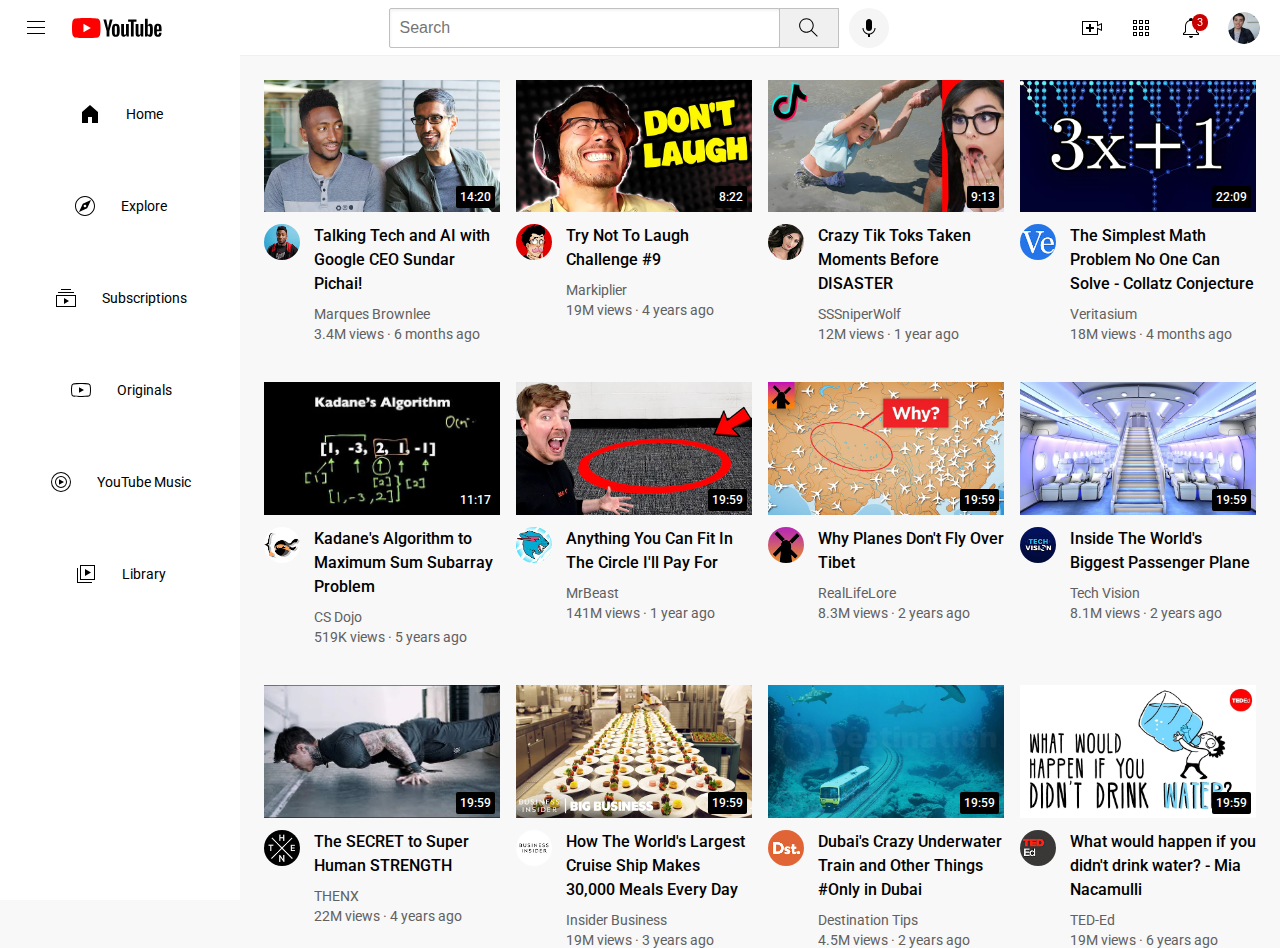
<file: index.html>
<!DOCTYPE html>
<html>
  <head>
    <title>
      YouTube.com Clone
    </title>

    <link rel="stylesheet" href="styles/video.css">
    <link rel="stylesheet" href="styles/header.css">
    <link rel="stylesheet" href="styles/general.css">
    <link rel="stylesheet" href="styles/sidebar.css">
    <link rel="preconnect" href="https://fonts.googleapis.com">
    <link rel="preconnect" href="https://fonts.gstatic.com" crossorigin>
    <link href="https://fonts.googleapis.com/css2?family=Roboto:wght@400;500;700&display=swap" rel="stylesheet">
  </head>
  
  <body>
    <header class="header">
      <div class="left-section">
        <img src="icons/hamburger-menu.svg" class="hamburger-menu">
        <img src="icons/youtube-logo.svg" class="youtube-logo">
      </div> <!-- left section end -->
      <div class="middle-section">
        <input type="text" placeholder="Search" class="search-bar">
        <button class="search-button">
          <img src="icons/search.svg" class="search-icon">
          <div class="tooltip"> Search </div>
        </button>
        <button class="voice-search-button">
          <img src="icons/voice-search-icon.svg" class="voice-search-icon">
          <div class="tooltip"> Search with your voice </div>
        </button>
      </div> <!-- middle section end -->
      <div class="right-section">
        <div class="upload-icon-container">
          <img src="icons/upload.svg" class="upload-icon">
          <div class="tooltip"> Create </div>
        </div>
        <div class="youtube-apps-icon-container">
          <img src="icons/youtube-apps.svg" class="youtube-apps-icon">
          <div class="tooltip"> YouTube apps </div>
        </div>
        <div class="notifications-icon-container"> 
          <img src="icons/notifications.svg" class="notifications-icon">
          <div class="notifications-count"> 3 </div>
          <div class="tooltip"> Notifications </div>
        </div>
        <img src="channel-pictures/my-channel.jpeg" class="current-user-picture">
      </div> <!-- right section end -->
    </header> <!-- header end -->

    <nav class="sidebar">
      <div class="sidebar-link">
        <img src="icons/home.svg">
        <div> Home </div>
      </div>
      <div class="sidebar-link">
        <img src="icons/explore.svg">
        <div> Explore </div>
      </div>
      <div class="sidebar-link">
        <img src="icons/subscriptions.svg">
        <div> Subscriptions </div>
      </div>
      <div class="sidebar-link">
        <img src="icons/originals.svg">
        <div> Originals </div>
      </div>
      <div class="sidebar-link">
        <img src="icons/youtube-music.svg">
        <div> YouTube Music </div>
      </div>
      <div class="sidebar-link">
        <img src="icons/library.svg">
        <div> Library </div>
      </div>
    </nav> <!-- sidebar end -->

    <main>
        <section class="video-grid">
          <div class="video-preview"> <!-- 1st video -->
            <div class="thumbnail-row">
              <a href="https://www.youtube.com/watch?v=n2RNcPRtAiY" 
                target="_blank""> <!-- thumbnail links to video -->
                <img class ="thumbnail" src="thumbnails/thumbnail-1.png">
              </a>
              <div class="video-time"> 14:20 </div>
            </div>
            <div class="video-info-grid">
              <div class="channel-picture">
                <div class="profile-picture-container">
                  <a href="https://www.youtube.com/c/mkbhd" target="_blank"> <!-- channel icon links to channel -->
                    <img src="channel-pictures/channel-1.jpeg" class="profile-picture">
                  </a>
                  <div class="channel-tooltip">
                    <img src="channel-pictures/channel-1.jpeg" class="channel-tooltip-picture">
                    <div>
                      <div class="channel-tooltip-name"> Marques Brownlee </div>
                      <div class="channel-tooltip-stats"> 15M subscribers </div>
                    </div>
                  </div> <!-- channel-tooltip end -->
                </div> <!-- profile-picture-container end -->
              </div>
              <div class="video-info">
                <a href="https://www.youtube.com/watch?v=n2RNcPRtAiY" target="_blank" class="video-title-link">
                  <p class="video-title"> Talking Tech and AI with Google CEO Sundar Pichai! </p>
                </a>  <!-- title links to video -->
                <p class="video-author"> Marques Brownlee </p>
                <p class="video-stats"> 3.4M views &#183; 6 months ago </p>
              </div>
            </div>
          </div> <!-- video-preview 1 end -->
      
          <div class="video-preview"> <!-- 2nd video -->
            <div class="thumbnail-row">
              <a href="https://www.youtube.com/watch?v=mP0RAo9SKZk" target="_blank"> <!-- thumbnail links to video -->
                <img class ="thumbnail" src="thumbnails/thumbnail-2.png">
              </a>
              <div class="video-time"> 8:22 </div>
            </div>
            <div class="video-info-grid">
              <div class="channel-picture">
                <div class="profile-picture-container">
                  <a href="https://www.youtube.com/c/markiplier" target="_blank"> <!-- channel icon links to channel -->
                    <img src="channel-pictures/channel-2.jpeg" class="profile-picture">
                  </a>
                  <div class="channel-tooltip">
                    <img src="channel-pictures/channel-2.jpeg" class="channel-tooltip-picture">
                    <div>
                      <div class="channel-tooltip-name"> Markiplier </div>
                      <div class="channel-tooltip-stats"> 30M subscribers </div>
                    </div>
                  </div> <!-- channel-tooltip end -->
                </div> <!-- profile-picture-container end -->
              </div>

              <div class="video-info">
                <a href="https://www.youtube.com/watch?v=mP0RAo9SKZk" target="_blank" class="video-title-link">
                  <p class="video-title"> Try Not To Laugh Challenge #9 </p>
                </a>  <!-- title links to video -->
                <p class="video-author"> Markiplier </p>
                <p class="video-stats"> 19M views &#183; 4 years ago</p>
              </div>
            </div>
          </div> <!-- video-preview 2 end -->
      
          <div class="video-preview"> <!-- 3rd video -->
            <div class="thumbnail-row">
              <a href="https://www.youtube.com/watch?v=FgjPQQeTh1w" target="_blank"> <!-- thumbnail links to video -->
                <img class ="thumbnail" src="thumbnails/thumbnail-3.png">
              </a>
              <div class="video-time"> 9:13 </div>
            </div>
            <div class="video-info-grid">
              <div class="channel-picture">
                <div class="profile-picture-container">
                  <a href="https://www.youtube.com/user/SSSniperWolf" target="_blank"> <!-- channel icon links to channel -->
                    <img src="channel-pictures/channel-3.jpeg" class="profile-picture">
                  </a>
                  <div class="channel-tooltip">
                    <img src="channel-pictures/channel-3.jpeg" class="channel-tooltip-picture">
                    <div>
                      <div class="channel-tooltip-name"> SSSniperWolf </div>
                      <div class="channel-tooltip-stats"> 31M subscribers </div>
                    </div>
                  </div> <!-- channel-tooltip end -->
                </div> <!-- profile-picture-container end -->
              </div>

              <div class="video-info">
                <a href="https://www.youtube.com/watch?v=FgjPQQeTh1w" target="_blank" class="video-title-link">
                  <p class="video-title"> Crazy Tik Toks Taken Moments Before DISASTER </p>
                </a>  <!-- title links to video -->
                <p class="video-author"> SSSniperWolf </p>
                <p class="video-stats"> 12M views &#183; 1 year ago </p>
              </div>
            </div>
          </div> <!-- video-preview 3 end -->
      
          <div class="video-preview"> <!-- 4th video -->
            <div class="thumbnail-row">
              <a href="https://www.youtube.com/watch?v=094y1Z2wpJg" 
                target="_blank"> <!-- thumbnail links to video -->
                <img class ="thumbnail" src="thumbnails/thumbnail-4.png">
              </a>
              <div class="video-time"> 22:09 </div>
            </div>
            <div class="video-info-grid">
              <div class="channel-picture">
                <div class="profile-picture-container">
                  <a href="https://www.youtube.com/c/veritasium" target="_blank"> <!-- channel icon links to channel -->
                    <img src="channel-pictures/channel-4.jpeg" class="profile-picture">
                  </a>
                  <div class="channel-tooltip">
                    <img src="channel-pictures/channel-4.jpeg" class="channel-tooltip-picture">
                    <div>
                      <div class="channel-tooltip-name"> Veritasium </div>
                      <div class="channel-tooltip-stats"> 11.5M subscribers </div>
                    </div>
                  </div> <!-- channel-tooltip end -->
                </div> <!-- profile-picture-container end -->
      
              </div>
              <div class="video-info">
                <a href="https://www.youtube.com/watch?v=094y1Z2wpJg" target="_blank" class="video-title-link">
                  <p class="video-title"> The Simplest Math Problem No One Can Solve - Collatz Conjecture </p>
                </a>  <!-- title links to video -->
                <p class="video-author"> Veritasium </p>
                <p class="video-stats"> 18M views &#183; 4 months ago </p>
              </div>
            </div>
          </div> <!-- video-preview 4 end -->
      
          <div class="video-preview"> <!-- 5th video -->
            <div class="thumbnail-row">
              <a href="https://www.youtube.com/watch?v=86CQq3pKSUw" 
                target="_blank"> <!-- thumbnail links to video -->
                <img class ="thumbnail" src="thumbnails/thumbnail-5.png">
              </a>
              <div class="video-time"> 11:17 </div>
            </div>
            <div class="video-info-grid">
              <div class="channel-picture">
                <div class="profile-picture-container">
                  <a href="https://www.youtube.com/c/CSDojo" target="_blank"> <!-- channel icon links to channel -->
                    <img src="channel-pictures/channel-5.jpeg" class="profile-picture">
                  </a>
                  <div class="channel-tooltip">
                    <img src="channel-pictures/channel-5.jpeg" class="channel-tooltip-picture">
                    <div>
                      <div class="channel-tooltip-name"> CSDojo </div>
                      <div class="channel-tooltip-stats"> 1.79M subscribers </div>
                    </div>
                  </div> <!-- channel-tooltip end -->
                </div> <!-- profile-picture-container end -->
              </div>
              <div class="video-info">
                <a href="https://www.youtube.com/watch?v=86CQq3pKSUw" target="_blank" class="video-title-link">
                  <p class="video-title"> Kadane's Algorithm to Maximum Sum Subarray Problem </p>
                </a>  <!-- title links to video -->
                <p class="video-author"> CS Dojo </p>
                <p class="video-stats"> 519K views &#183; 5 years ago </p>
              </div>
            </div>
          </div> <!-- video-preview 5 end -->
      
          <div class="video-preview"> <!-- 6th video -->
            <div class="thumbnail-row">
              <a href="https://www.youtube.com/watch?v=yXWw0_UfSFg" 
                target="_blank"> <!-- thumbnail links to video -->
                <img class ="thumbnail" src="thumbnails/thumbnail-6.png">
              </a>
              <div class="video-time"> 19:59 </div>
            </div>
            <div class="video-info-grid">
              <div class="channel-picture">
                <div class="profile-picture-container">
                  <a href="https://www.youtube.com/channel/UCX6OQ3DkcsbYNE6H8uQQuVA" target="_blank"> <!-- channel icon links to channel -->
                    <img src="channel-pictures/channel-6.jpeg" class="profile-picture">
                  </a>
                  <div class="channel-tooltip">
                    <img src="channel-pictures/channel-6.jpeg" class="channel-tooltip-picture">
                    <div>
                      <div class="channel-tooltip-name"> MrBeast </div>
                      <div class="channel-tooltip-stats"> 90.6M subscribers </div>
                    </div>
                  </div> <!-- channel-tooltip end -->
                </div> <!-- profile-picture-container end -->
              </div>
              <div class="video-info">
                <a href="https://www.youtube.com/watch?v=yXWw0_UfSFg" target="_blank" class="video-title-link">
                  <p class="video-title"> Anything You Can Fit In The Circle I'll Pay For </p>
                </a> <!-- title links to video -->
                <p class="video-author"> MrBeast </p>
                <p class="video-stats"> 141M views &#183; 1 year ago </p>
              </div>
            </div>
          </div> <!-- video-preview 6 end-->

          <div class="video-preview"> <!-- 7th video -->
            <div class="thumbnail-row">
              <a href="https://www.youtube.com/watch?v=fNVa1qMbF9Y" 
                target="_blank"> <!-- thumbnail links to video -->
                <img class ="thumbnail" src="thumbnails/thumbnail-7.png">
              </a>
              <div class="video-time"> 19:59 </div>
            </div>
            <div class="video-info-grid">
              <div class="channel-picture">
                <div class="profile-picture-container">
                  <a href="https://www.youtube.com/channel/UCP5tjEmvPItGyLhmjdwP7Ww" target="_blank"> <!-- channel icon links to channel -->
                    <img src="channel-pictures/channel-7.jpeg" class="profile-picture">
                  </a>
                  <div class="channel-tooltip">
                    <img src="channel-pictures/channel-7.jpeg" class="channel-tooltip-picture">
                    <div>
                      <div class="channel-tooltip-name"> RealLifeLore </div>
                      <div class="channel-tooltip-stats"> 6.67M subscribers </div>
                    </div>
                  </div> <!-- channel-tooltip end -->
                </div> <!-- profile-picture-container end -->
              </div>
              <div class="video-info">
                <a href="https://www.youtube.com/watch?v=fNVa1qMbF9Y" target="_blank" class="video-title-link">
                  <p class="video-title"> Why Planes Don't Fly Over Tibet </p>
                </a> <!-- title links to video -->
                <p class="video-author"> RealLifeLore </p>
                <p class="video-stats"> 8.3M views &#183; 2 years ago </p>
              </div>
            </div>
          </div> <!-- video-preview 7 end-->

          <div class="video-preview"> <!-- 8th video -->
            <div class="thumbnail-row">
              <a href="https://www.youtube.com/watch?v=lFm4EM1juls" 
                target="_blank"> <!-- thumbnail links to video -->
                <img class ="thumbnail" src="thumbnails/thumbnail-8.png">
              </a>
              <div class="video-time"> 19:59 </div>
            </div>
            <div class="video-info-grid">
              <div class="channel-picture">
                <div class="profile-picture-container">
                  <a href="https://www.youtube.com/channel/UCHAK6CyegY22Zj2GWrcaIxg" target="_blank"> <!-- channel icon links to channel -->
                    <img src="channel-pictures/channel-8.jpeg" class="profile-picture">
                  </a>
                  <div class="channel-tooltip">
                    <img src="channel-pictures/channel-8.jpeg" class="channel-tooltip-picture">
                    <div>
                      <div class="channel-tooltip-name"> Tech Vision </div>
                      <div class="channel-tooltip-stats"> 806K subscribers </div>
                    </div>
                  </div> <!-- channel-tooltip end -->
                </div> <!-- profile-picture-container end -->
              </div>
              <div class="video-info">
                <a href="https://www.youtube.com/watch?v=lFm4EM1juls" target="_blank" class="video-title-link">
                  <p class="video-title"> Inside The World's Biggest Passenger Plane </p>
                </a> <!-- title links to video -->
                <p class="video-author"> Tech Vision </p>
                <p class="video-stats"> 8.1M views &#183; 2 years ago </p>
              </div>
            </div>
          </div> <!-- video-preview 8 end-->

          <div class="video-preview"> <!-- 9th video -->
            <div class="thumbnail-row">
              <a href="https://www.youtube.com/watch?v=ixmxOlcrlUc" 
                target="_blank"> <!-- thumbnail links to video -->
                <img class ="thumbnail" src="thumbnails/thumbnail-9.png">
              </a>
              <div class="video-time"> 19:59 </div>
            </div>
            <div class="video-info-grid">
              <div class="channel-picture">
                <div class="profile-picture-container">
                  <a href="https://www.youtube.com/c/OFFICIALTHENXSTUDIOS" target="_blank"> <!-- channel icon links to channel -->
                    <img src="channel-pictures/channel-9.jpeg" class="profile-picture">
                  </a>
                  <div class="channel-tooltip">
                    <img src="channel-pictures/channel-9.jpeg" class="channel-tooltip-picture">
                    <div>
                      <div class="channel-tooltip-name"> THENX </div>
                      <div class="channel-tooltip-stats"> 7.59M subscribers </div>
                    </div>
                  </div> <!-- channel-tooltip end -->
                </div> <!-- profile-picture-container end -->
              </div>
              <div class="video-info">
                <a href="https://www.youtube.com/watch?v=ixmxOlcrlUc" target="_blank" class="video-title-link">
                  <p class="video-title"> The SECRET to Super Human STRENGTH </p>
                </a> <!-- title links to video -->
                <p class="video-author"> THENX </p>
                <p class="video-stats"> 22M views &#183; 4 years ago </p>
              </div>
            </div>
          </div> <!-- video-preview 9 end-->

          <div class="video-preview"> <!-- 10th video -->
            <div class="thumbnail-row">
              <a href="https://www.youtube.com/watch?v=R2vXbFp5C9o" 
                target="_blank"> <!-- thumbnail links to video -->
                <img class ="thumbnail" src="thumbnails/thumbnail-10.png">
              </a>
              <div class="video-time"> 19:59 </div>
            </div>
            <div class="video-info-grid">
              <div class="channel-picture">
                <div class="profile-picture-container">
                  <a href="https://www.youtube.com/user/businessinsider" target="_blank"> <!-- channel icon links to channel -->
                    <img src="channel-pictures/channel-10.jpeg" class="profile-picture">
                  </a>
                  <div class="channel-tooltip">
                    <img src="channel-pictures/channel-10.jpeg" class="channel-tooltip-picture">
                    <div>
                      <div class="channel-tooltip-name"> Insider Business </div>
                      <div class="channel-tooltip-stats"> 7.56M subscribers </div>
                    </div>
                  </div> <!-- channel-tooltip end -->
                </div> <!-- profile-picture-container end -->
              </div>
              <div class="video-info">
                <a href="https://www.youtube.com/watch?v=R2vXbFp5C9o" target="_blank" class="video-title-link">
                  <p class="video-title"> How The World's Largest Cruise Ship Makes 30,000 Meals Every Day </p>
                </a> <!-- title links to video -->
                <p class="video-author"> Insider Business </p>
                <p class="video-stats"> 19M views &#183; 3 years ago </p>
              </div>
            </div>
          </div> <!-- video-preview 10 end-->

          <div class="video-preview"> <!-- 11th video -->
            <div class="thumbnail-row">
              <a href="https://www.youtube.com/watch?v=0nZuYyXET3s" 
                target="_blank"> <!-- thumbnail links to video -->
                <img class ="thumbnail" src="thumbnails/thumbnail-11.png">
              </a>
              <div class="video-time"> 19:59 </div>
            </div>
            <div class="video-info-grid">
              <div class="channel-picture">
                <div class="profile-picture-container">
                  <a href="https://www.youtube.com/c/Destinationtips" target="_blank"> <!-- channel icon links to channel -->
                    <img src="channel-pictures/channel-11.jpeg" class="profile-picture">
                  </a>
                  <div class="channel-tooltip">
                    <img src="channel-pictures/channel-11.jpeg" class="channel-tooltip-picture">
                    <div>
                      <div class="channel-tooltip-name"> Destination Tips </div>
                      <div class="channel-tooltip-stats"> 280K subscribers </div>
                    </div>
                  </div> <!-- channel-tooltip end -->
                </div> <!-- profile-picture-container end -->
              </div>
              <div class="video-info">
                <a href="https://www.youtube.com/watch?v=0nZuYyXET3s" target="_blank" class="video-title-link">
                  <p class="video-title"> Dubai's Crazy Underwater Train and Other Things #Only in Dubai </p>
                </a> <!-- title links to video -->
                <p class="video-author"> Destination Tips </p>
                <p class="video-stats"> 4.5M views &#183; 2 years ago </p>
              </div>
            </div>
          </div> <!-- video-preview 11 end-->

          <div class="video-preview"> <!-- 12th video -->
            <div class="thumbnail-row">
              <a href="https://www.youtube.com/watch?v=9iMGFqMmUFs" 
                target="_blank"> <!-- thumbnail links to video -->
                <img class ="thumbnail" src="thumbnails/thumbnail-12.png">
              </a>
              <div class="video-time"> 19:59 </div>
            </div>
            <div class="video-info-grid">
              <div class="channel-picture">
                <div class="profile-picture-container">
                  <a href="https://www.youtube.com/teded" target="_blank"> <!-- channel icon links to channel -->
                    <img src="channel-pictures/channel-12.jpeg" class="profile-picture">
                  </a>
                  <div class="channel-tooltip">
                    <img src="channel-pictures/channel-12.jpeg" class="channel-tooltip-picture">
                    <div>
                      <div class="channel-tooltip-name"> TED-Ed </div>
                      <div class="channel-tooltip-stats"> 18.3M subscribers </div>
                    </div>
                  </div> <!-- channel-tooltip end -->
                </div> <!-- profile-picture-container end -->
              </div>
              <div class="video-info">
                <a href="https://www.youtube.com/watch?v=9iMGFqMmUFs" target="_blank" class="video-title-link">
                  <p class="video-title"> What would happen if you didn't drink water? - Mia Nacamulli </p>
                </a> <!-- title links to video -->
                <p class="video-author"> TED-Ed </p>
                <p class="video-stats"> 19M views &#183; 6 years ago </p>
              </div>
            </div>
          </div> <!-- video-preview 12 end-->

        </section> <!-- video-grid end-->
    </main>
  </body>
</html>
</file>
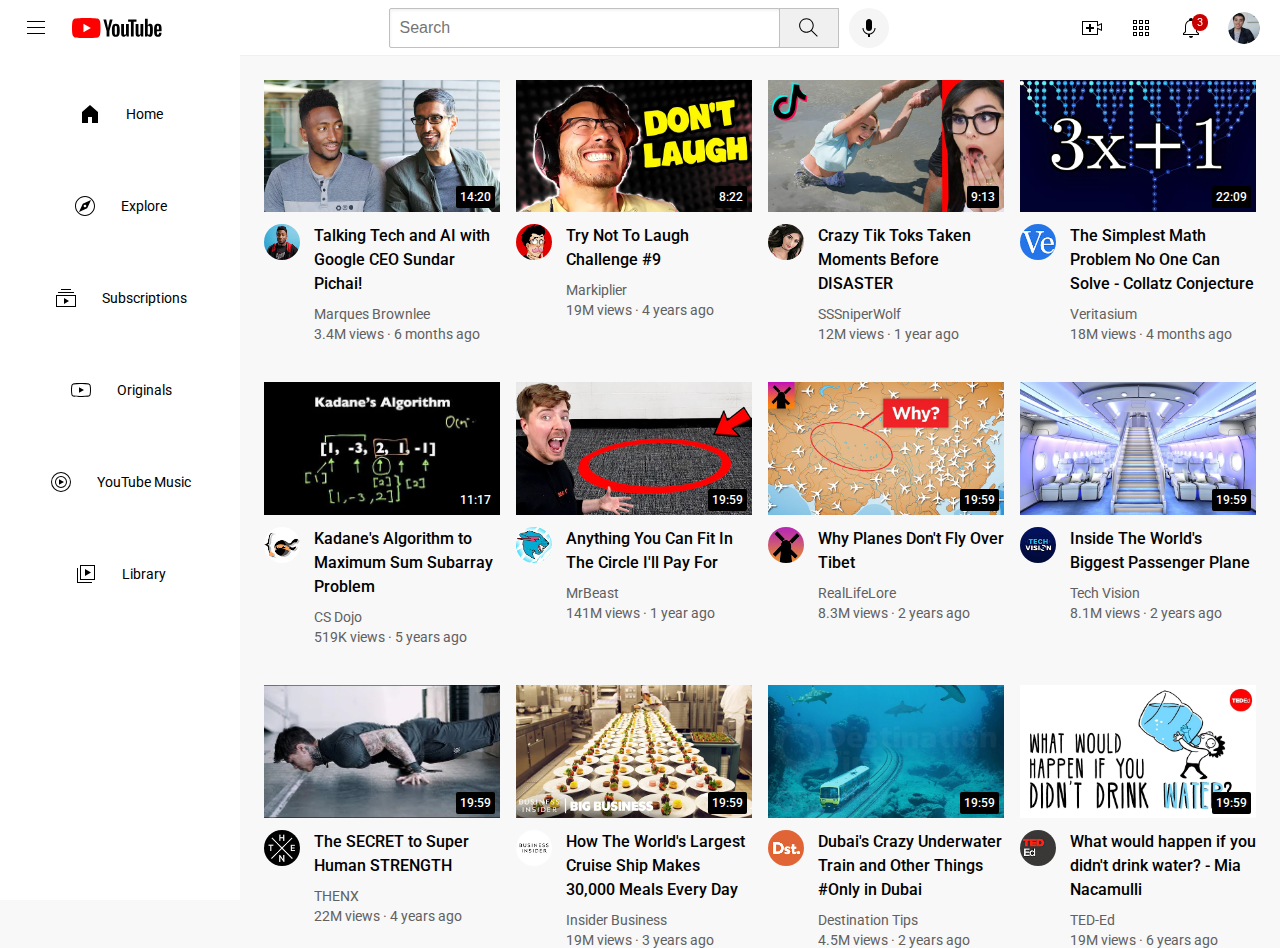
<file: youtube.html>
<!DOCTYPE html>
<html>
  <head>
    <title>
      YouTube.com Clone
    </title>

    <link rel="stylesheet" href="styles/video.css">
    <link rel="stylesheet" href="styles/header.css">
    <link rel="stylesheet" href="styles/general.css">
    <link rel="stylesheet" href="styles/sidebar.css">
    <link rel="preconnect" href="https://fonts.googleapis.com">
    <link rel="preconnect" href="https://fonts.gstatic.com" crossorigin>
    <link href="https://fonts.googleapis.com/css2?family=Roboto:wght@400;500;700&display=swap" rel="stylesheet">
  </head>
  
  <body>
    <header class="header">
      <div class="left-section">
        <img src="icons/hamburger-menu.svg" class="hamburger-menu">
        <img src="icons/youtube-logo.svg" class="youtube-logo">
      </div> <!-- left section end -->
      <div class="middle-section">
        <input type="text" placeholder="Search" class="search-bar">
        <button class="search-button">
          <img src="icons/search.svg" class="search-icon">
          <div class="tooltip"> Search </div>
        </button>
        <button class="voice-search-button">
          <img src="icons/voice-search-icon.svg" class="voice-search-icon">
          <div class="tooltip"> Search with your voice </div>
        </button>
      </div> <!-- middle section end -->
      <div class="right-section">
        <div class="upload-icon-container">
          <img src="icons/upload.svg" class="upload-icon">
          <div class="tooltip"> Create </div>
        </div>
        <div class="youtube-apps-icon-container">
          <img src="icons/youtube-apps.svg" class="youtube-apps-icon">
          <div class="tooltip"> YouTube apps </div>
        </div>
        <div class="notifications-icon-container"> 
          <img src="icons/notifications.svg" class="notifications-icon">
          <div class="notifications-count"> 3 </div>
          <div class="tooltip"> Notifications </div>
        </div>
        <img src="channel-pictures/my-channel.jpeg" class="current-user-picture">
      </div> <!-- right section end -->
    </header> <!-- header end -->

    <nav class="sidebar">
      <div class="sidebar-link">
        <img src="icons/home.svg">
        <div> Home </div>
      </div>
      <div class="sidebar-link">
        <img src="icons/explore.svg">
        <div> Explore </div>
      </div>
      <div class="sidebar-link">
        <img src="icons/subscriptions.svg">
        <div> Subscriptions </div>
      </div>
      <div class="sidebar-link">
        <img src="icons/originals.svg">
        <div> Originals </div>
      </div>
      <div class="sidebar-link">
        <img src="icons/youtube-music.svg">
        <div> YouTube Music </div>
      </div>
      <div class="sidebar-link">
        <img src="icons/library.svg">
        <div> Library </div>
      </div>
    </nav> <!-- sidebar end -->

    <main>
        <section class="video-grid">
          <div class="video-preview"> <!-- 1st video -->
            <div class="thumbnail-row">
              <a href="https://www.youtube.com/watch?v=n2RNcPRtAiY" 
                target="_blank""> <!-- thumbnail links to video -->
                <img class ="thumbnail" src="thumbnails/thumbnail-1.png">
              </a>
              <div class="video-time"> 14:20 </div>
            </div>
            <div class="video-info-grid">
              <div class="channel-picture">
                <div class="profile-picture-container">
                  <a href="https://www.youtube.com/c/mkbhd" target="_blank"> <!-- channel icon links to channel -->
                    <img src="channel-pictures/channel-1.jpeg" class="profile-picture">
                  </a>
                  <div class="channel-tooltip">
                    <img src="channel-pictures/channel-1.jpeg" class="channel-tooltip-picture">
                    <div>
                      <div class="channel-tooltip-name"> Marques Brownlee </div>
                      <div class="channel-tooltip-stats"> 15M subscribers </div>
                    </div>
                  </div> <!-- channel-tooltip end -->
                </div> <!-- profile-picture-container end -->
              </div>
              <div class="video-info">
                <a href="https://www.youtube.com/watch?v=n2RNcPRtAiY" target="_blank" class="video-title-link">
                  <p class="video-title"> Talking Tech and AI with Google CEO Sundar Pichai! </p>
                </a>  <!-- title links to video -->
                <p class="video-author"> Marques Brownlee </p>
                <p class="video-stats"> 3.4M views &#183; 6 months ago </p>
              </div>
            </div>
          </div> <!-- video-preview 1 end -->
      
          <div class="video-preview"> <!-- 2nd video -->
            <div class="thumbnail-row">
              <a href="https://www.youtube.com/watch?v=mP0RAo9SKZk" target="_blank"> <!-- thumbnail links to video -->
                <img class ="thumbnail" src="thumbnails/thumbnail-2.png">
              </a>
              <div class="video-time"> 8:22 </div>
            </div>
            <div class="video-info-grid">
              <div class="channel-picture">
                <div class="profile-picture-container">
                  <a href="https://www.youtube.com/c/markiplier" target="_blank"> <!-- channel icon links to channel -->
                    <img src="channel-pictures/channel-2.jpeg" class="profile-picture">
                  </a>
                  <div class="channel-tooltip">
                    <img src="channel-pictures/channel-2.jpeg" class="channel-tooltip-picture">
                    <div>
                      <div class="channel-tooltip-name"> Markiplier </div>
                      <div class="channel-tooltip-stats"> 30M subscribers </div>
                    </div>
                  </div> <!-- channel-tooltip end -->
                </div> <!-- profile-picture-container end -->
              </div>

              <div class="video-info">
                <a href="https://www.youtube.com/watch?v=mP0RAo9SKZk" target="_blank" class="video-title-link">
                  <p class="video-title"> Try Not To Laugh Challenge #9 </p>
                </a>  <!-- title links to video -->
                <p class="video-author"> Markiplier </p>
                <p class="video-stats"> 19M views &#183; 4 years ago</p>
              </div>
            </div>
          </div> <!-- video-preview 2 end -->
      
          <div class="video-preview"> <!-- 3rd video -->
            <div class="thumbnail-row">
              <a href="https://www.youtube.com/watch?v=FgjPQQeTh1w" target="_blank"> <!-- thumbnail links to video -->
                <img class ="thumbnail" src="thumbnails/thumbnail-3.png">
              </a>
              <div class="video-time"> 9:13 </div>
            </div>
            <div class="video-info-grid">
              <div class="channel-picture">
                <div class="profile-picture-container">
                  <a href="https://www.youtube.com/user/SSSniperWolf" target="_blank"> <!-- channel icon links to channel -->
                    <img src="channel-pictures/channel-3.jpeg" class="profile-picture">
                  </a>
                  <div class="channel-tooltip">
                    <img src="channel-pictures/channel-3.jpeg" class="channel-tooltip-picture">
                    <div>
                      <div class="channel-tooltip-name"> SSSniperWolf </div>
                      <div class="channel-tooltip-stats"> 31M subscribers </div>
                    </div>
                  </div> <!-- channel-tooltip end -->
                </div> <!-- profile-picture-container end -->
              </div>

              <div class="video-info">
                <a href="https://www.youtube.com/watch?v=FgjPQQeTh1w" target="_blank" class="video-title-link">
                  <p class="video-title"> Crazy Tik Toks Taken Moments Before DISASTER </p>
                </a>  <!-- title links to video -->
                <p class="video-author"> SSSniperWolf </p>
                <p class="video-stats"> 12M views &#183; 1 year ago </p>
              </div>
            </div>
          </div> <!-- video-preview 3 end -->
      
          <div class="video-preview"> <!-- 4th video -->
            <div class="thumbnail-row">
              <a href="https://www.youtube.com/watch?v=094y1Z2wpJg" 
                target="_blank"> <!-- thumbnail links to video -->
                <img class ="thumbnail" src="thumbnails/thumbnail-4.png">
              </a>
              <div class="video-time"> 22:09 </div>
            </div>
            <div class="video-info-grid">
              <div class="channel-picture">
                <div class="profile-picture-container">
                  <a href="https://www.youtube.com/c/veritasium" target="_blank"> <!-- channel icon links to channel -->
                    <img src="channel-pictures/channel-4.jpeg" class="profile-picture">
                  </a>
                  <div class="channel-tooltip">
                    <img src="channel-pictures/channel-4.jpeg" class="channel-tooltip-picture">
                    <div>
                      <div class="channel-tooltip-name"> Veritasium </div>
                      <div class="channel-tooltip-stats"> 11.5M subscribers </div>
                    </div>
                  </div> <!-- channel-tooltip end -->
                </div> <!-- profile-picture-container end -->
      
              </div>
              <div class="video-info">
                <a href="https://www.youtube.com/watch?v=094y1Z2wpJg" target="_blank" class="video-title-link">
                  <p class="video-title"> The Simplest Math Problem No One Can Solve - Collatz Conjecture </p>
                </a>  <!-- title links to video -->
                <p class="video-author"> Veritasium </p>
                <p class="video-stats"> 18M views &#183; 4 months ago </p>
              </div>
            </div>
          </div> <!-- video-preview 4 end -->
      
          <div class="video-preview"> <!-- 5th video -->
            <div class="thumbnail-row">
              <a href="https://www.youtube.com/watch?v=86CQq3pKSUw" 
                target="_blank"> <!-- thumbnail links to video -->
                <img class ="thumbnail" src="thumbnails/thumbnail-5.png">
              </a>
              <div class="video-time"> 11:17 </div>
            </div>
            <div class="video-info-grid">
              <div class="channel-picture">
                <div class="profile-picture-container">
                  <a href="https://www.youtube.com/c/CSDojo" target="_blank"> <!-- channel icon links to channel -->
                    <img src="channel-pictures/channel-5.jpeg" class="profile-picture">
                  </a>
                  <div class="channel-tooltip">
                    <img src="channel-pictures/channel-5.jpeg" class="channel-tooltip-picture">
                    <div>
                      <div class="channel-tooltip-name"> CSDojo </div>
                      <div class="channel-tooltip-stats"> 1.79M subscribers </div>
                    </div>
                  </div> <!-- channel-tooltip end -->
                </div> <!-- profile-picture-container end -->
              </div>
              <div class="video-info">
                <a href="https://www.youtube.com/watch?v=86CQq3pKSUw" target="_blank" class="video-title-link">
                  <p class="video-title"> Kadane's Algorithm to Maximum Sum Subarray Problem </p>
                </a>  <!-- title links to video -->
                <p class="video-author"> CS Dojo </p>
                <p class="video-stats"> 519K views &#183; 5 years ago </p>
              </div>
            </div>
          </div> <!-- video-preview 5 end -->
      
          <div class="video-preview"> <!-- 6th video -->
            <div class="thumbnail-row">
              <a href="https://www.youtube.com/watch?v=yXWw0_UfSFg" 
                target="_blank"> <!-- thumbnail links to video -->
                <img class ="thumbnail" src="thumbnails/thumbnail-6.png">
              </a>
              <div class="video-time"> 19:59 </div>
            </div>
            <div class="video-info-grid">
              <div class="channel-picture">
                <div class="profile-picture-container">
                  <a href="https://www.youtube.com/channel/UCX6OQ3DkcsbYNE6H8uQQuVA" target="_blank"> <!-- channel icon links to channel -->
                    <img src="channel-pictures/channel-6.jpeg" class="profile-picture">
                  </a>
                  <div class="channel-tooltip">
                    <img src="channel-pictures/channel-6.jpeg" class="channel-tooltip-picture">
                    <div>
                      <div class="channel-tooltip-name"> MrBeast </div>
                      <div class="channel-tooltip-stats"> 90.6M subscribers </div>
                    </div>
                  </div> <!-- channel-tooltip end -->
                </div> <!-- profile-picture-container end -->
              </div>
              <div class="video-info">
                <a href="https://www.youtube.com/watch?v=yXWw0_UfSFg" target="_blank" class="video-title-link">
                  <p class="video-title"> Anything You Can Fit In The Circle I'll Pay For </p>
                </a> <!-- title links to video -->
                <p class="video-author"> MrBeast </p>
                <p class="video-stats"> 141M views &#183; 1 year ago </p>
              </div>
            </div>
          </div> <!-- video-preview 6 end-->

          <div class="video-preview"> <!-- 7th video -->
            <div class="thumbnail-row">
              <a href="https://www.youtube.com/watch?v=fNVa1qMbF9Y" 
                target="_blank"> <!-- thumbnail links to video -->
                <img class ="thumbnail" src="thumbnails/thumbnail-7.png">
              </a>
              <div class="video-time"> 19:59 </div>
            </div>
            <div class="video-info-grid">
              <div class="channel-picture">
                <div class="profile-picture-container">
                  <a href="https://www.youtube.com/channel/UCP5tjEmvPItGyLhmjdwP7Ww" target="_blank"> <!-- channel icon links to channel -->
                    <img src="channel-pictures/channel-7.jpeg" class="profile-picture">
                  </a>
                  <div class="channel-tooltip">
                    <img src="channel-pictures/channel-7.jpeg" class="channel-tooltip-picture">
                    <div>
                      <div class="channel-tooltip-name"> RealLifeLore </div>
                      <div class="channel-tooltip-stats"> 6.67M subscribers </div>
                    </div>
                  </div> <!-- channel-tooltip end -->
                </div> <!-- profile-picture-container end -->
              </div>
              <div class="video-info">
                <a href="https://www.youtube.com/watch?v=fNVa1qMbF9Y" target="_blank" class="video-title-link">
                  <p class="video-title"> Why Planes Don't Fly Over Tibet </p>
                </a> <!-- title links to video -->
                <p class="video-author"> RealLifeLore </p>
                <p class="video-stats"> 8.3M views &#183; 2 years ago </p>
              </div>
            </div>
          </div> <!-- video-preview 7 end-->

          <div class="video-preview"> <!-- 8th video -->
            <div class="thumbnail-row">
              <a href="https://www.youtube.com/watch?v=lFm4EM1juls" 
                target="_blank"> <!-- thumbnail links to video -->
                <img class ="thumbnail" src="thumbnails/thumbnail-8.png">
              </a>
              <div class="video-time"> 19:59 </div>
            </div>
            <div class="video-info-grid">
              <div class="channel-picture">
                <div class="profile-picture-container">
                  <a href="https://www.youtube.com/channel/UCHAK6CyegY22Zj2GWrcaIxg" target="_blank"> <!-- channel icon links to channel -->
                    <img src="channel-pictures/channel-8.jpeg" class="profile-picture">
                  </a>
                  <div class="channel-tooltip">
                    <img src="channel-pictures/channel-8.jpeg" class="channel-tooltip-picture">
                    <div>
                      <div class="channel-tooltip-name"> Tech Vision </div>
                      <div class="channel-tooltip-stats"> 806K subscribers </div>
                    </div>
                  </div> <!-- channel-tooltip end -->
                </div> <!-- profile-picture-container end -->
              </div>
              <div class="video-info">
                <a href="https://www.youtube.com/watch?v=lFm4EM1juls" target="_blank" class="video-title-link">
                  <p class="video-title"> Inside The World's Biggest Passenger Plane </p>
                </a> <!-- title links to video -->
                <p class="video-author"> Tech Vision </p>
                <p class="video-stats"> 8.1M views &#183; 2 years ago </p>
              </div>
            </div>
          </div> <!-- video-preview 8 end-->

          <div class="video-preview"> <!-- 9th video -->
            <div class="thumbnail-row">
              <a href="https://www.youtube.com/watch?v=ixmxOlcrlUc" 
                target="_blank"> <!-- thumbnail links to video -->
                <img class ="thumbnail" src="thumbnails/thumbnail-9.png">
              </a>
              <div class="video-time"> 19:59 </div>
            </div>
            <div class="video-info-grid">
              <div class="channel-picture">
                <div class="profile-picture-container">
                  <a href="https://www.youtube.com/c/OFFICIALTHENXSTUDIOS" target="_blank"> <!-- channel icon links to channel -->
                    <img src="channel-pictures/channel-9.jpeg" class="profile-picture">
                  </a>
                  <div class="channel-tooltip">
                    <img src="channel-pictures/channel-9.jpeg" class="channel-tooltip-picture">
                    <div>
                      <div class="channel-tooltip-name"> THENX </div>
                      <div class="channel-tooltip-stats"> 7.59M subscribers </div>
                    </div>
                  </div> <!-- channel-tooltip end -->
                </div> <!-- profile-picture-container end -->
              </div>
              <div class="video-info">
                <a href="https://www.youtube.com/watch?v=ixmxOlcrlUc" target="_blank" class="video-title-link">
                  <p class="video-title"> The SECRET to Super Human STRENGTH </p>
                </a> <!-- title links to video -->
                <p class="video-author"> THENX </p>
                <p class="video-stats"> 22M views &#183; 4 years ago </p>
              </div>
            </div>
          </div> <!-- video-preview 9 end-->

          <div class="video-preview"> <!-- 10th video -->
            <div class="thumbnail-row">
              <a href="https://www.youtube.com/watch?v=R2vXbFp5C9o" 
                target="_blank"> <!-- thumbnail links to video -->
                <img class ="thumbnail" src="thumbnails/thumbnail-10.png">
              </a>
              <div class="video-time"> 19:59 </div>
            </div>
            <div class="video-info-grid">
              <div class="channel-picture">
                <div class="profile-picture-container">
                  <a href="https://www.youtube.com/user/businessinsider" target="_blank"> <!-- channel icon links to channel -->
                    <img src="channel-pictures/channel-10.jpeg" class="profile-picture">
                  </a>
                  <div class="channel-tooltip">
                    <img src="channel-pictures/channel-10.jpeg" class="channel-tooltip-picture">
                    <div>
                      <div class="channel-tooltip-name"> Insider Business </div>
                      <div class="channel-tooltip-stats"> 7.56M subscribers </div>
                    </div>
                  </div> <!-- channel-tooltip end -->
                </div> <!-- profile-picture-container end -->
              </div>
              <div class="video-info">
                <a href="https://www.youtube.com/watch?v=R2vXbFp5C9o" target="_blank" class="video-title-link">
                  <p class="video-title"> How The World's Largest Cruise Ship Makes 30,000 Meals Every Day </p>
                </a> <!-- title links to video -->
                <p class="video-author"> Insider Business </p>
                <p class="video-stats"> 19M views &#183; 3 years ago </p>
              </div>
            </div>
          </div> <!-- video-preview 10 end-->

          <div class="video-preview"> <!-- 11th video -->
            <div class="thumbnail-row">
              <a href="https://www.youtube.com/watch?v=0nZuYyXET3s" 
                target="_blank"> <!-- thumbnail links to video -->
                <img class ="thumbnail" src="thumbnails/thumbnail-11.png">
              </a>
              <div class="video-time"> 19:59 </div>
            </div>
            <div class="video-info-grid">
              <div class="channel-picture">
                <div class="profile-picture-container">
                  <a href="https://www.youtube.com/c/Destinationtips" target="_blank"> <!-- channel icon links to channel -->
                    <img src="channel-pictures/channel-11.jpeg" class="profile-picture">
                  </a>
                  <div class="channel-tooltip">
                    <img src="channel-pictures/channel-11.jpeg" class="channel-tooltip-picture">
                    <div>
                      <div class="channel-tooltip-name"> Destination Tips </div>
                      <div class="channel-tooltip-stats"> 280K subscribers </div>
                    </div>
                  </div> <!-- channel-tooltip end -->
                </div> <!-- profile-picture-container end -->
              </div>
              <div class="video-info">
                <a href="https://www.youtube.com/watch?v=0nZuYyXET3s" target="_blank" class="video-title-link">
                  <p class="video-title"> Dubai's Crazy Underwater Train and Other Things #Only in Dubai </p>
                </a> <!-- title links to video -->
                <p class="video-author"> Destination Tips </p>
                <p class="video-stats"> 4.5M views &#183; 2 years ago </p>
              </div>
            </div>
          </div> <!-- video-preview 11 end-->

          <div class="video-preview"> <!-- 12th video -->
            <div class="thumbnail-row">
              <a href="https://www.youtube.com/watch?v=9iMGFqMmUFs" 
                target="_blank"> <!-- thumbnail links to video -->
                <img class ="thumbnail" src="thumbnails/thumbnail-12.png">
              </a>
              <div class="video-time"> 19:59 </div>
            </div>
            <div class="video-info-grid">
              <div class="channel-picture">
                <div class="profile-picture-container">
                  <a href="https://www.youtube.com/teded" target="_blank"> <!-- channel icon links to channel -->
                    <img src="channel-pictures/channel-12.jpeg" class="profile-picture">
                  </a>
                  <div class="channel-tooltip">
                    <img src="channel-pictures/channel-12.jpeg" class="channel-tooltip-picture">
                    <div>
                      <div class="channel-tooltip-name"> TED-Ed </div>
                      <div class="channel-tooltip-stats"> 18.3M subscribers </div>
                    </div>
                  </div> <!-- channel-tooltip end -->
                </div> <!-- profile-picture-container end -->
              </div>
              <div class="video-info">
                <a href="https://www.youtube.com/watch?v=9iMGFqMmUFs" target="_blank" class="video-title-link">
                  <p class="video-title"> What would happen if you didn't drink water? - Mia Nacamulli </p>
                </a> <!-- title links to video -->
                <p class="video-author"> TED-Ed </p>
                <p class="video-stats"> 19M views &#183; 6 years ago </p>
              </div>
            </div>
          </div> <!-- video-preview 12 end-->

        </section> <!-- video-grid end-->
    </main>
  </body>
</html>
</file>
<file: styles/video.css>
.thumbnail {
  width: 100%;
}

.video-title {
  font-size: 14px;
  font-weight: 500;
  line-height: 20px;
  margin-bottom: 10px;
}

.video-info-grid {
  display: grid;
  grid-template-columns: 50px 1fr;
}

.profile-picture {
  width: 36px;
  border-radius: 50px;
}

.thumbnail-row {
  margin-bottom: 8px;
  position: relative;
}

.video-author, 
.video-stats {
  font-size: 12px;
  color: rgb(96, 96, 96);
}

.video-author {
  margin-bottom: 4px;
}

.video-grid {
  display: grid;
  grid-template-columns: 1fr 1fr 1fr;
  column-gap: 16px;
  row-gap: 40px;
}

@media (max-width: 750px) {
  .video-grid {
    grid-template-columns: 1fr 1fr;
  }
}

@media (min-width: 751px) and (max-width: 999px) {
  .video-grid {
    grid-template-columns: 1fr 1fr 1fr;
  }
}

@media (min-width: 1000px) {
  .video-grid {
    grid-template-columns: 1fr 1fr 1fr 1fr;
  }

  .video-title {
    font-size: 16px;
    line-height: 24px;
  }

  .video-author, 
  .video-stats {
    font-size: 14px;
  }
}

.video-time {
  background-color: black;
  color: white;
  position: absolute;
  bottom: 8px;
  right: 5px;
  font-family: Roboto, Arial;
  font-size: 12px;
  font-weight: 500;
  padding: 4px;
  border-radius: 2px;
}

.video-title-link {
  text-decoration: none;
  color: black;
}

.profile-picture-container {
  display: inline-block;
  position: relative;
}

.channel-tooltip {
  background-color: white;
  width: 200px;
  padding: 12px 12px;
  box-shadow: 5px 5px 10px rgba(0, 0, 0, 0.15);
  border-radius: 5px;
  position: absolute;
  top: 40px;
  z-index: 100;
  
  opacity: 0;
  pointer-events: none;

  display: flex;
  flex-direction: row;
  transition: opacity 0.15s;
}

.profile-picture-container:hover .channel-tooltip {
  opacity: 1;
}

.channel-tooltip-picture {
  width: 50px;
  height: 50px;
  border-radius: 25px;
  margin-right: 8px;
}

.channel-tooltip-name {
  font-weight: bold;
  font-size: 16px;
  margin-bottom: 4px;
}

.channel-tooltip-stats {
  font-size: 14px;
  color: rgb(96, 96, 96);
}
</file>
<file: styles/header.css>
.header {
  height: 55px;
  display: flex;
  flex-direction: row;
  justify-content: space-between;
  position: fixed;
  top: 0px;
  left: 0px;
  right: 0px;
  background-color: white;
  border-bottom-width: 1px;
  border-bottom-style: solid; 
  border-bottom-color: rgb(240, 240, 240);
  z-index: 100;
}

.left-section {
  align-items: center;
  display: flex;
}

.hamburger-menu {
  height: 24px;
  margin-left: 24px;
  margin-right: 24px;
}

.youtube-logo {
  height: 20px;
}

.middle-section {
  flex: 1;
  margin-left: 70px;
  margin-right: 35px;
  max-width: 500px;
  display: flex;
  align-items: center;
}

.search-bar {
  flex: 1;
  height: 36px;
  padding-left: 10px;
  font-size: 16px;
  border-radius: 2px;
  border: 1px solid rgb(192, 192, 192);
  box-shadow: inset 1px 2px 3px rgba(0, 0, 0, 0.05);
  width: 0;
}

.search-bar::placeholder {
  font-size: 16px;
}

.search-button {
  height: 40px;
  width: 60px;
  background-color: rgb(240, 240, 240);
  border-width: 1px;
  border-style: solid;
  border-color: rgb(192, 192, 192);
  margin-left: -1px;
  margin-right: 10px;
}

.search-button .tooltip,
.voice-search-button .tooltip,
.upload-icon-container .tooltip,
.youtube-apps-icon-container .tooltip,
.notifications-icon-container .tooltip {
  position: absolute;
  background-color: gray;
  color: white;
  padding-top: 4px;
  padding-bottom: 4px;
  padding-left: 8px;
  padding-right: 8px;
  border-radius: 2px;
  font-size: 12px;
  bottom: -30px;
  opacity: 0;
  transition: opacity 0.15s;
  pointer-events: none;
  white-space: nowrap;
}

.search-button:hover .tooltip,
.voice-search-button:hover .tooltip,
.upload-icon-container:hover .tooltip,
.youtube-apps-icon-container:hover .tooltip,
.notifications-icon-container:hover .tooltip {
  opacity: 1;
}

.search-button, 
.voice-search-button,
.upload-icon-container,
.youtube-apps-icon-container,
.notifications-icon-container {
  position: relative;
  display: flex;
  align-items: center;
  justify-content: center;
}

.search-icon {
  height: 25px;
}

.voice-search-button {
  height: 40px;
  width: 40px;
  border-radius: 20px;
  border: none;
  background-color: rgb(245, 245, 245);
}

.voice-search-icon {
  height: 24px;
}

.right-section {
  width: 180px;
  display: flex;
  align-items: center;
  justify-content: space-between;
  margin-right: 20px;
  flex-shrink: 0;
}

.upload-icon {
  height: 24px;
}

.youtube-apps-icon {
  height: 24px;
}

.notifications-icon {
  height: 24px;
}

.notifications-icon-container {
  position: relative;
}

.notifications-count {
  position: absolute;
  top: -2px;
  right: -5px;
  background-color: rgb(200, 0, 0);
  color: white;
  font-family: Roboto, Arial;
  font-size: 11px;
  padding-left: 5px;
  padding-right: 5px;
  padding-top: 2px;
  padding-bottom: 2px;
  border-radius: 10px;
}

.current-user-picture {
  height: 32px;
  border-radius: 16px;
}
</file>
<file: styles/general.css>
p {
  margin-top: 0;
  margin-bottom: 0;
}

body {
  /* This style below will be inherited */
  margin: 0;
  padding-top: 80px;
  padding-left: 96px;
  padding-right: 24px;
  background-color: rgb(248, 248, 248);
  font-family: Roboto, Arial;
}

@media (min-width: 1200.1px) {
  body {
    margin-left: 168px;
  }
}
</file>
<file: styles/sidebar.css>
.sidebar {
  position: fixed;
  left: 0px;
  bottom: 0px;
  top: 55px;
  background-color: white;
  width: 72px;
  z-index: 200;
  padding-top: 5px;
}

.sidebar-link {
  height: 76px;
  display: flex;
  justify-content: center;
  align-items: center;
  flex-direction: column;
}

.sidebar-link:hover {
  background-color: rgb(235, 235, 235);
  cursor: pointer;
}

.sidebar-link img {
  height: 24px;
}

.sidebar-link div {
  font-size: 10px;
}

@media (max-width: 1200px) {
  .sidebar {
    position: fixed;
    left: 0;
    bottom: 0;
    top: 55px;
    background-color: white;
    width: 72px;
    z-index: 200;
    padding-top: 5px;
  }

  .sidebar-link {
    height: 74px;
    display: flex;
    justify-content: center;
    align-items: center;
    flex-direction: column;
    cursor: pointer;
  }

  .sidebar-link:hover {
    background-color: rgb(235, 235, 235);
  }

  .sidebar-link img {
    height: 24px;
    margin-bottom: 4px;
  }

  .sidebar-link div {
    font-family: Roboto, Arial;
    font-size: 10px;
  }
}

@media (min-width: 1200.1px) {
  .sidebar {
    position: fixed;
    left: 0;
    bottom: 0;
    top: 55px;
    background-color: white;
    width: 240px;
    z-index: 200;
    padding-top: 13px;
  }

  .sidebar-link {
    display: flex;
    flex-direction: row;
    align-items: center;
    cursor: pointer;
    padding: 8px 24px;
  }

  .sidebar-link:hover {
    background-color: rgb(235, 235, 235);
  }

  .sidebar-link img {
    height: 24px;
    margin-right: 24px;
  }

  .sidebar-link div {
    font-family: Roboto, Arial;
    font-size: 14px;
  }
}
</file>
